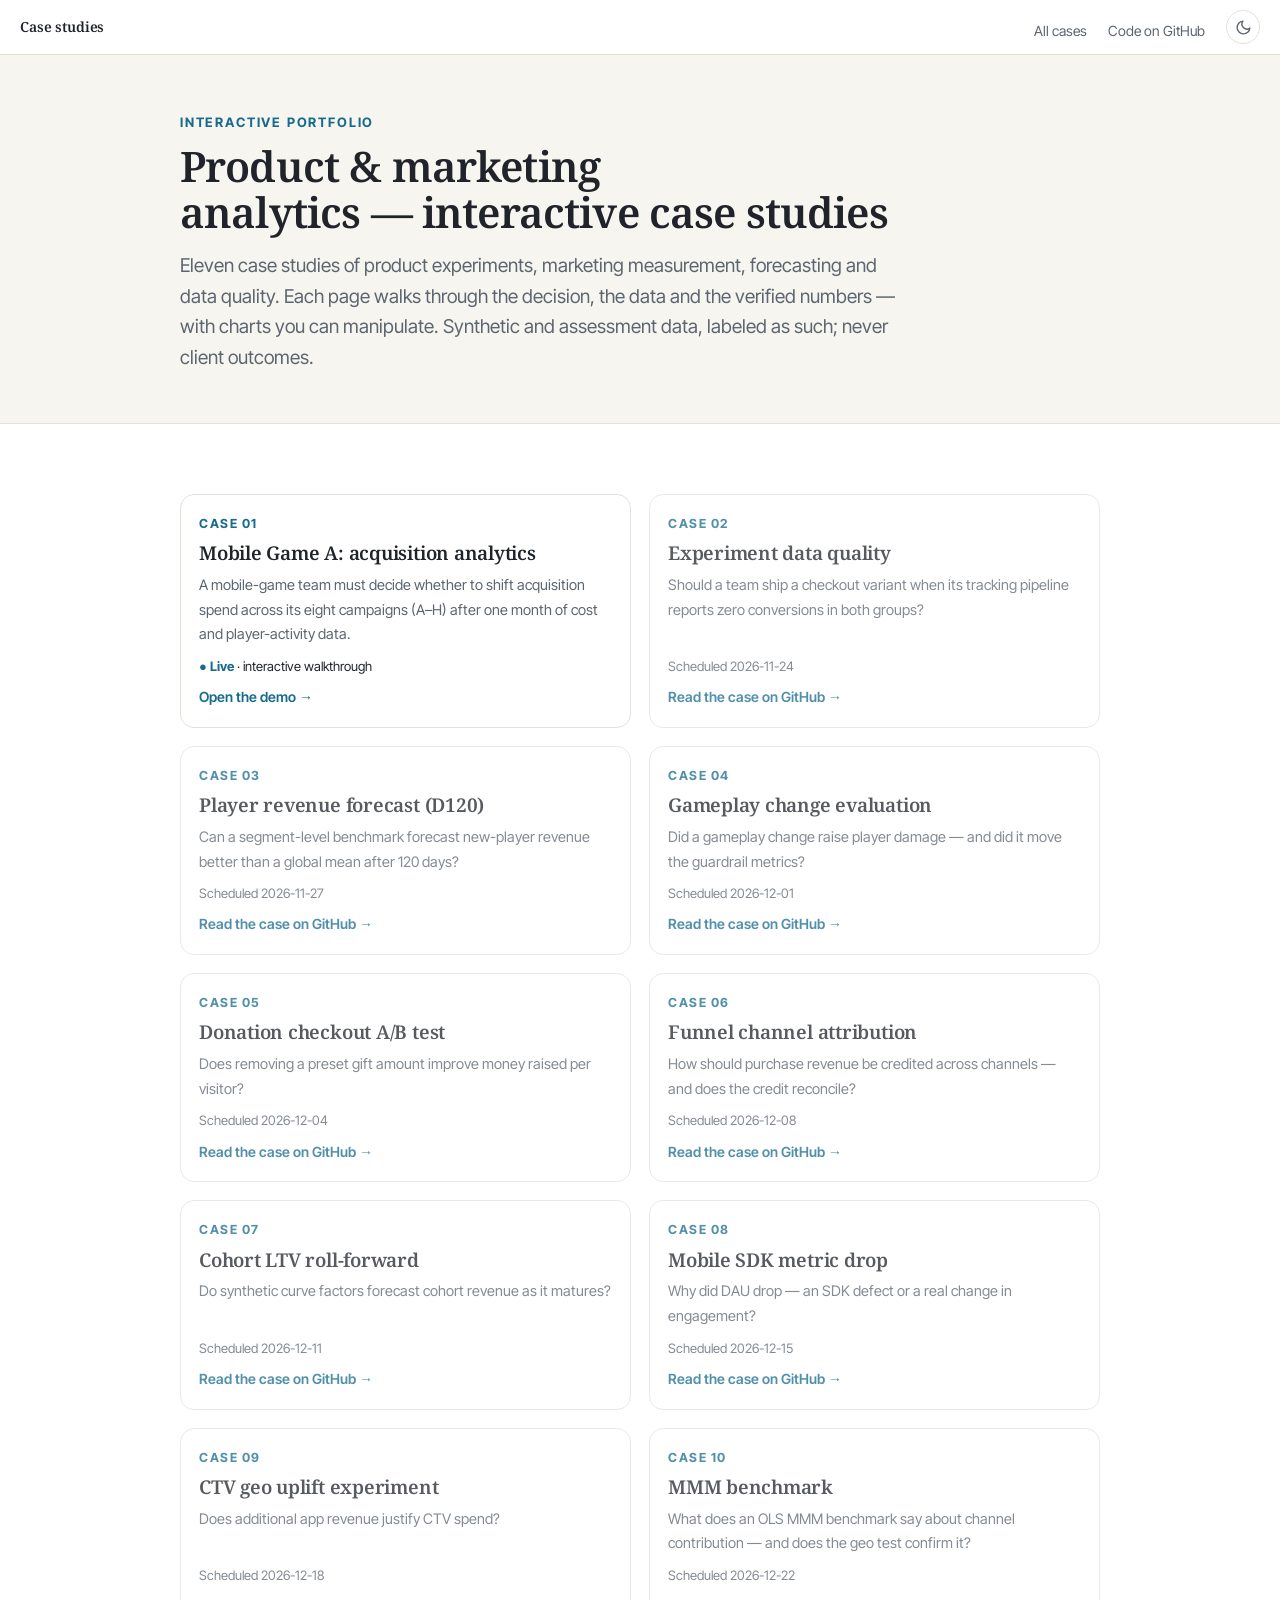
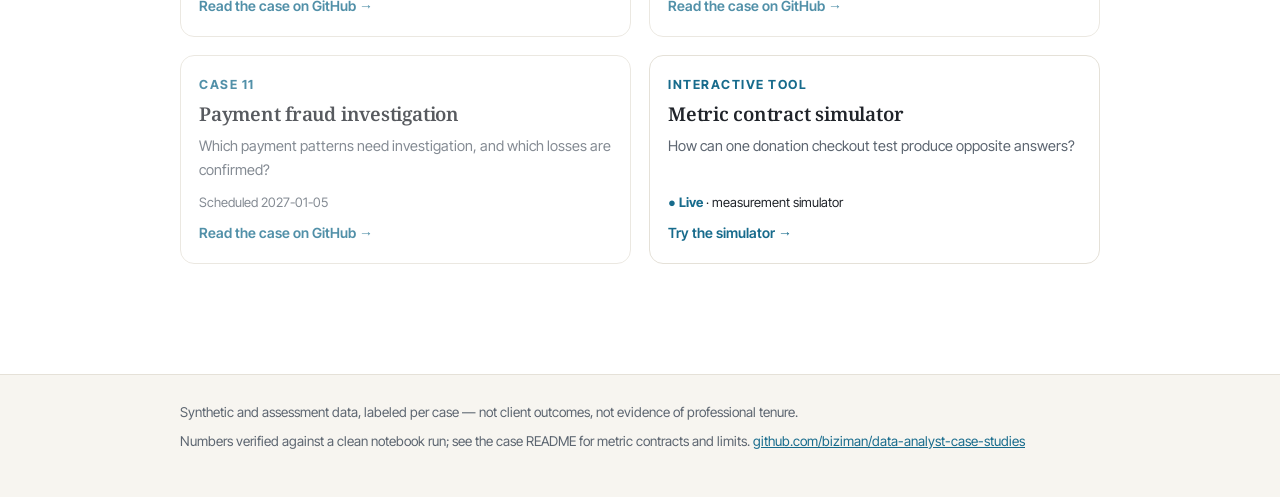
<file: docs/index.html>
<!DOCTYPE html>
<html lang="en">
<head>
  <meta charset="utf-8">
  <meta name="viewport" content="width=device-width, initial-scale=1">
  <title>Product &amp; marketing analytics — interactive case studies</title>
  <meta name="description" content="Interactive walkthroughs of product and marketing analytics case studies: the decision, the data, the verified numbers, and what the analysis cannot show.">
  <script>
    (function () {
      try {
        var t = localStorage.getItem("theme");
        if (t !== "light" && t !== "dark") {
          t = window.matchMedia("(prefers-color-scheme: dark)").matches ? "dark" : "light";
        }
        document.documentElement.dataset.theme = t;
      } catch (e) {
        document.documentElement.dataset.theme = "light";
      }
    })();
  </script>
  <link rel="stylesheet" href="assets/style.css">
  <script src="assets/theme.js" defer></script>
</head>
<body>
<header class="topbar">
  <a class="brand" href="index.html">Case studies</a>
  <nav>
    <a href="index.html">All cases</a>
    <a href="https://github.com/biziman/data-analyst-case-studies">Code on GitHub</a>
    <button class="theme-toggle" id="theme-toggle" type="button" aria-label="Switch to dark theme" title="Switch to dark theme" aria-pressed="false">
      <svg class="icon-moon" viewBox="0 0 24 24" aria-hidden="true"><path d="M21 12.79A9 9 0 1 1 11.21 3 7 7 0 0 0 21 12.79z"/></svg>
      <svg class="icon-sun" viewBox="0 0 24 24" aria-hidden="true"><circle cx="12" cy="12" r="4"/><path d="M12 2v2M12 20v2M4.93 4.93l1.41 1.41M17.66 17.66l1.41 1.41M2 12h2M20 12h2M4.93 19.07l1.41-1.41M17.66 6.34l1.41-1.41"/></svg>
    </button>
  </nav>
</header>
  <div class="hero">
    <div class="wrap">
      <div class="casenum">Interactive portfolio</div>
      <h1>Product &amp; marketing analytics&nbsp;—&nbsp;interactive case&nbsp;studies</h1>
      <p class="lede prose">Eleven case studies of product experiments, marketing measurement,
      forecasting and data quality. Each page walks through the decision, the data and the
      verified numbers — with charts you can manipulate. Synthetic and assessment data,
      labeled as such; never client outcomes.</p>
    </div>
  </div>
  <section class="band">
    <div class="wrap">
      <div class="grid">
<div class="case-card"><div class="n">Case 01</div><h3>Mobile Game A: acquisition analytics</h3><div class="q">A mobile-game team must decide whether to shift acquisition spend across its eight campaigns (A–H) after one month of cost and player-activity data.</div><span class="status"><span class="live-dot">● Live</span> · interactive walkthrough</span><a class="more" href="cases/01-mobile-game-acquisition/">Open the demo →</a></div>
<div class="case-card soon"><div class="n">Case 02</div><h3>Experiment data quality</h3><div class="q">Should a team ship a checkout variant when its tracking pipeline reports zero conversions in both groups?</div><span class="status"><span class="sched">Scheduled 2026-11-24</span></span><a class="more" href="https://github.com/biziman/data-analyst-case-studies/blob/main/2-product-experiment-tracking-audit/README.md">Read the case on GitHub →</a></div>
<div class="case-card soon"><div class="n">Case 03</div><h3>Player revenue forecast (D120)</h3><div class="q">Can a segment-level benchmark forecast new-player revenue better than a global mean after 120 days?</div><span class="status"><span class="sched">Scheduled 2026-11-27</span></span><a class="more" href="https://github.com/biziman/data-analyst-case-studies/blob/main/3-player-ltv-forecast/README.md">Read the case on GitHub →</a></div>
<div class="case-card soon"><div class="n">Case 04</div><h3>Gameplay change evaluation</h3><div class="q">Did a gameplay change raise player damage — and did it move the guardrail metrics?</div><span class="status"><span class="sched">Scheduled 2026-12-01</span></span><a class="more" href="https://github.com/biziman/data-analyst-case-studies/blob/main/4-gameplay-change-evaluation/README.md">Read the case on GitHub →</a></div>
<div class="case-card soon"><div class="n">Case 05</div><h3>Donation checkout A/B test</h3><div class="q">Does removing a preset gift amount improve money raised per visitor?</div><span class="status"><span class="sched">Scheduled 2026-12-04</span></span><a class="more" href="https://github.com/biziman/data-analyst-case-studies/blob/main/5-donation-checkout-ab-test/README.md">Read the case on GitHub →</a></div>
<div class="case-card soon"><div class="n">Case 06</div><h3>Funnel channel attribution</h3><div class="q">How should purchase revenue be credited across channels — and does the credit reconcile?</div><span class="status"><span class="sched">Scheduled 2026-12-08</span></span><a class="more" href="https://github.com/biziman/data-analyst-case-studies/blob/main/6-funnel-channel-attribution/README.md">Read the case on GitHub →</a></div>
<div class="case-card soon"><div class="n">Case 07</div><h3>Cohort LTV roll-forward</h3><div class="q">Do synthetic curve factors forecast cohort revenue as it matures?</div><span class="status"><span class="sched">Scheduled 2026-12-11</span></span><a class="more" href="https://github.com/biziman/data-analyst-case-studies/blob/main/7-cohort-ltv-roll-forward/README.md">Read the case on GitHub →</a></div>
<div class="case-card soon"><div class="n">Case 08</div><h3>Mobile SDK metric drop</h3><div class="q">Why did DAU drop — an SDK defect or a real change in engagement?</div><span class="status"><span class="sched">Scheduled 2026-12-15</span></span><a class="more" href="https://github.com/biziman/data-analyst-case-studies/blob/main/8-mobile-sdk-metric-drop/README.md">Read the case on GitHub →</a></div>
<div class="case-card soon"><div class="n">Case 09</div><h3>CTV geo uplift experiment</h3><div class="q">Does additional app revenue justify CTV spend?</div><span class="status"><span class="sched">Scheduled 2026-12-18</span></span><a class="more" href="https://github.com/biziman/data-analyst-case-studies/blob/main/9-ctv-geo-uplift/README.md">Read the case on GitHub →</a></div>
<div class="case-card soon"><div class="n">Case 10</div><h3>MMM benchmark</h3><div class="q">What does an OLS MMM benchmark say about channel contribution — and does the geo test confirm it?</div><span class="status"><span class="sched">Scheduled 2026-12-22</span></span><a class="more" href="https://github.com/biziman/data-analyst-case-studies/blob/main/10-marketing-mix-modeling/README.md">Read the case on GitHub →</a></div>
<div class="case-card soon"><div class="n">Case 11</div><h3>Payment fraud investigation</h3><div class="q">Which payment patterns need investigation, and which losses are confirmed?</div><span class="status"><span class="sched">Scheduled 2027-01-05</span></span><a class="more" href="https://github.com/biziman/data-analyst-case-studies/blob/main/11-payment-fraud-investigation/README.md">Read the case on GitHub →</a></div>
<div class="case-card"><div class="n">Interactive tool</div><h3>Metric contract simulator</h3><div class="q">How can one donation checkout test produce opposite answers?</div><span class="status"><span class="live-dot">● Live</span> · measurement simulator</span><a class="more" href="tools/metric-contract/">Try the simulator →</a></div>
      </div>
    </div>
  </section>
<footer class="site">
  <div class="wrap">
    <div>Synthetic and assessment data, labeled per case — not client outcomes, not evidence of professional tenure.</div>
    <div>Numbers verified against a clean notebook run; see the case README for metric contracts and limits.
      <a href="https://github.com/biziman/data-analyst-case-studies">github.com/biziman/data-analyst-case-studies</a></div>
  </div>
</footer>
</body>
</html>
</file>
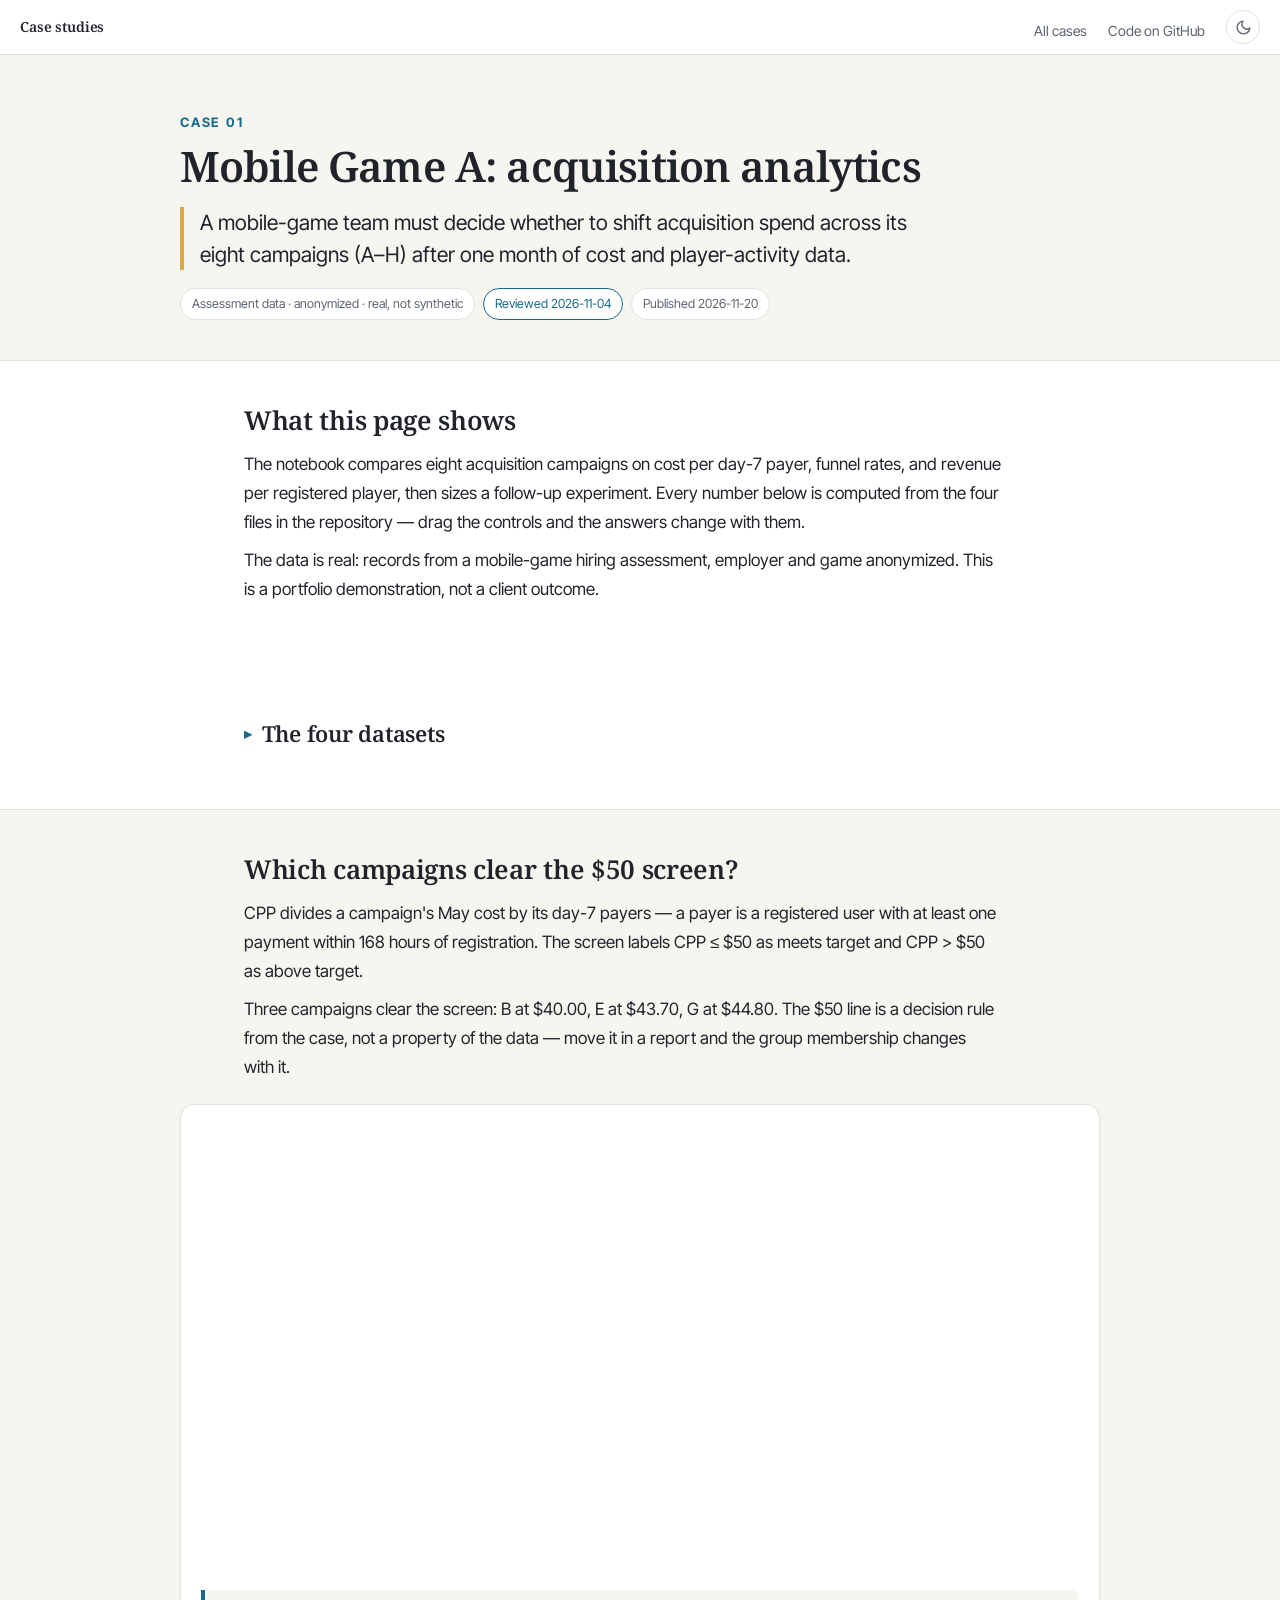
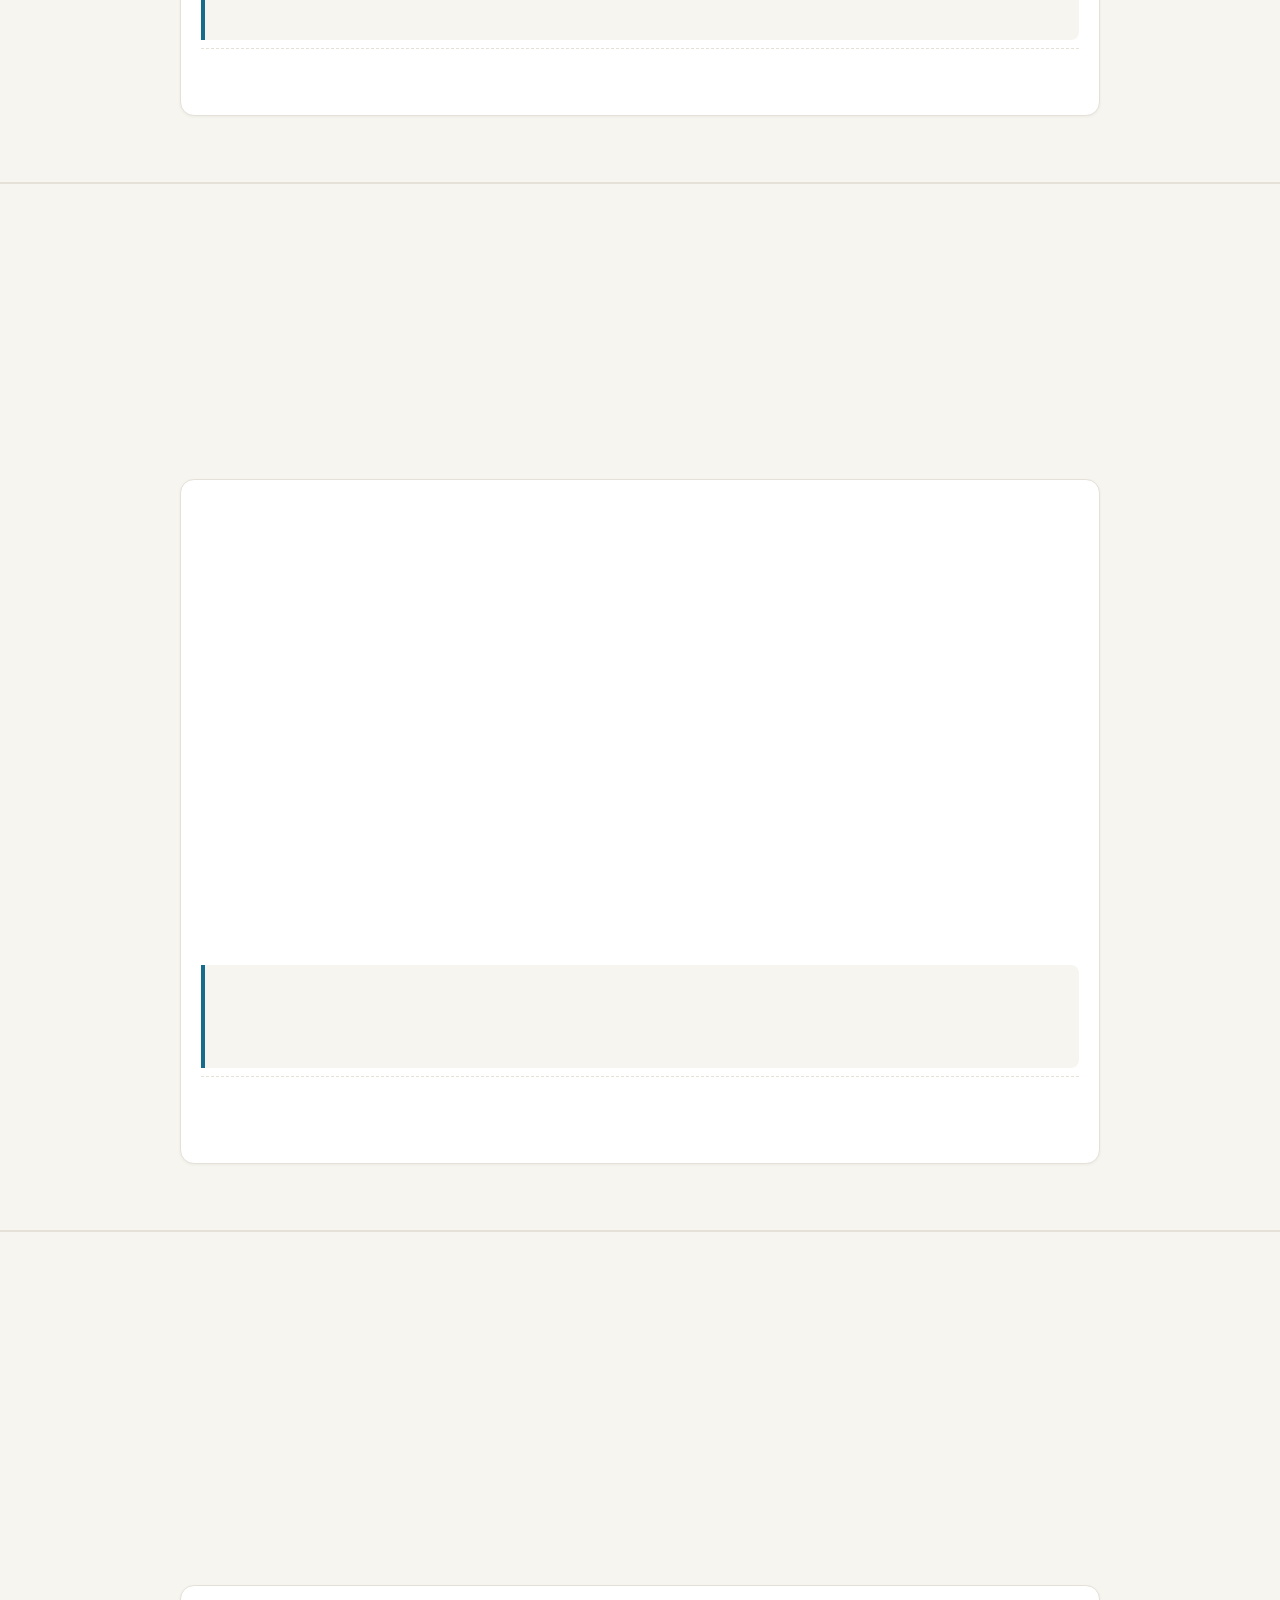
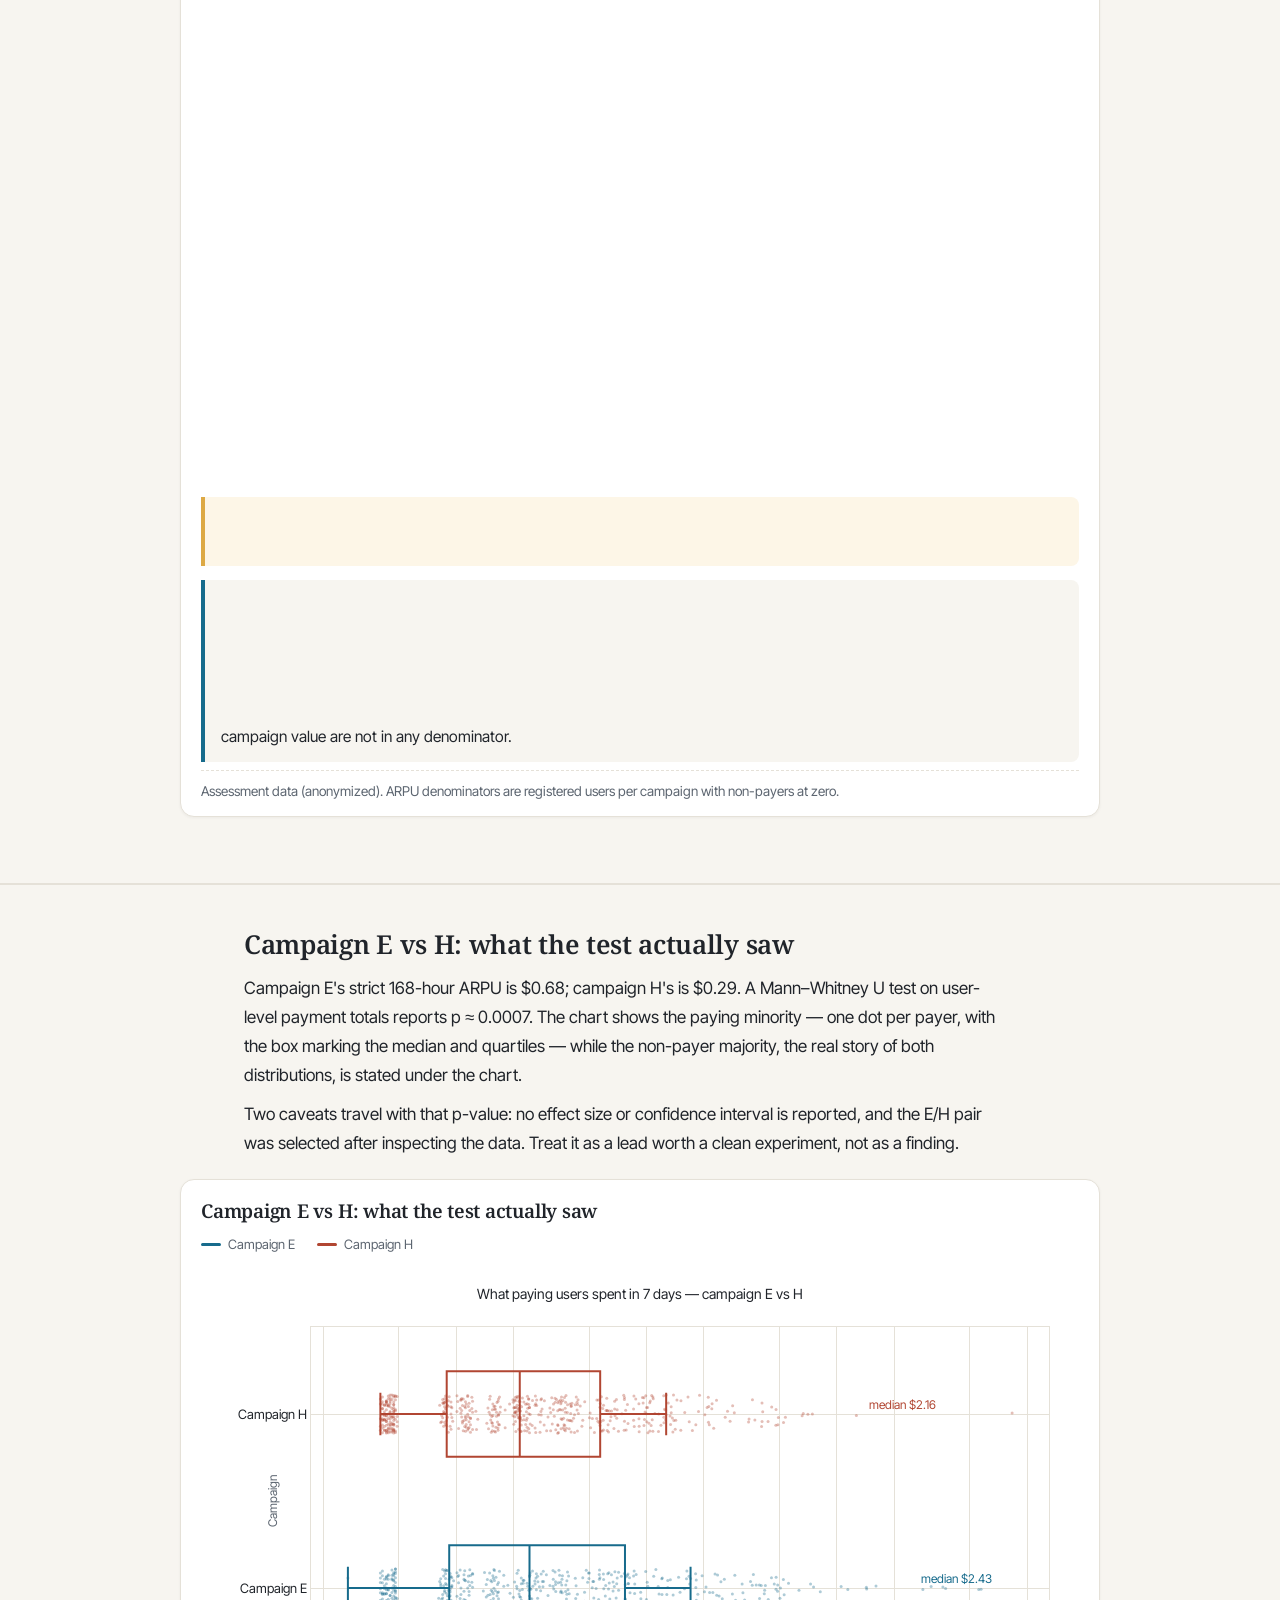
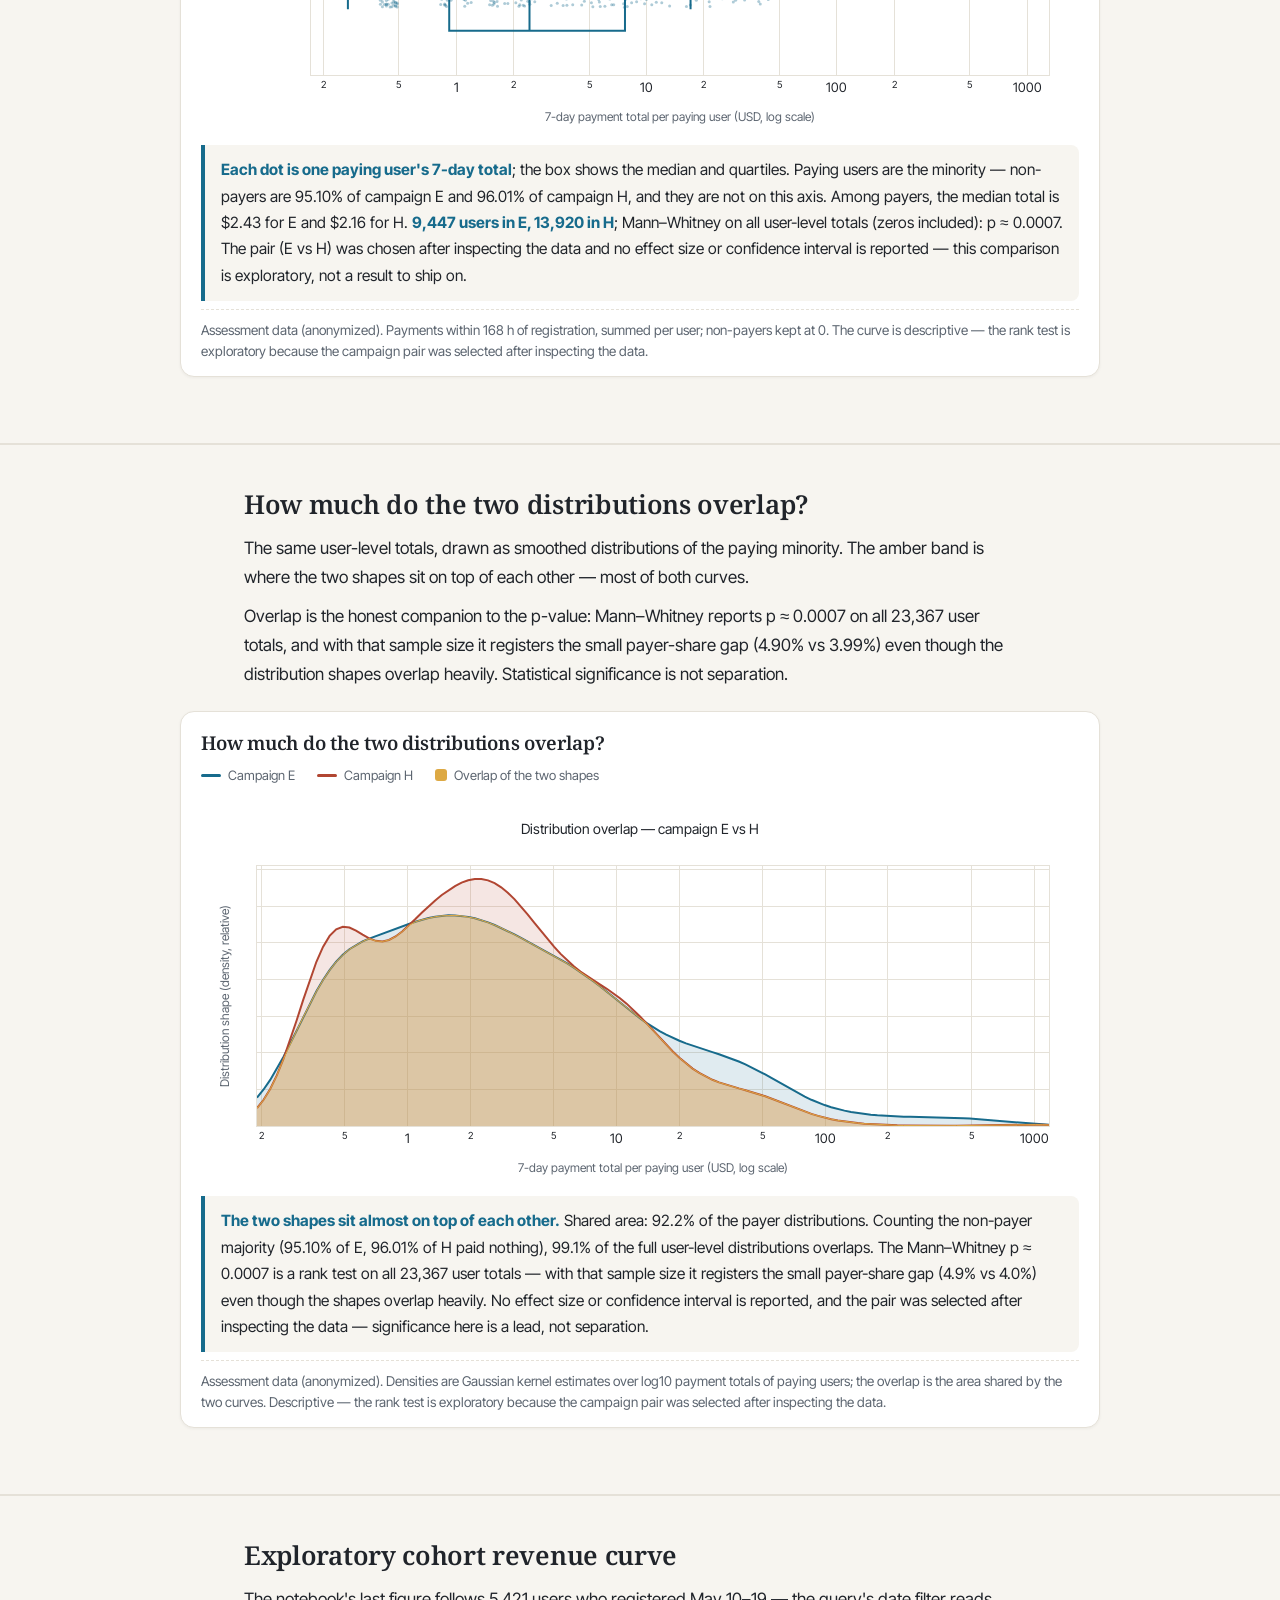
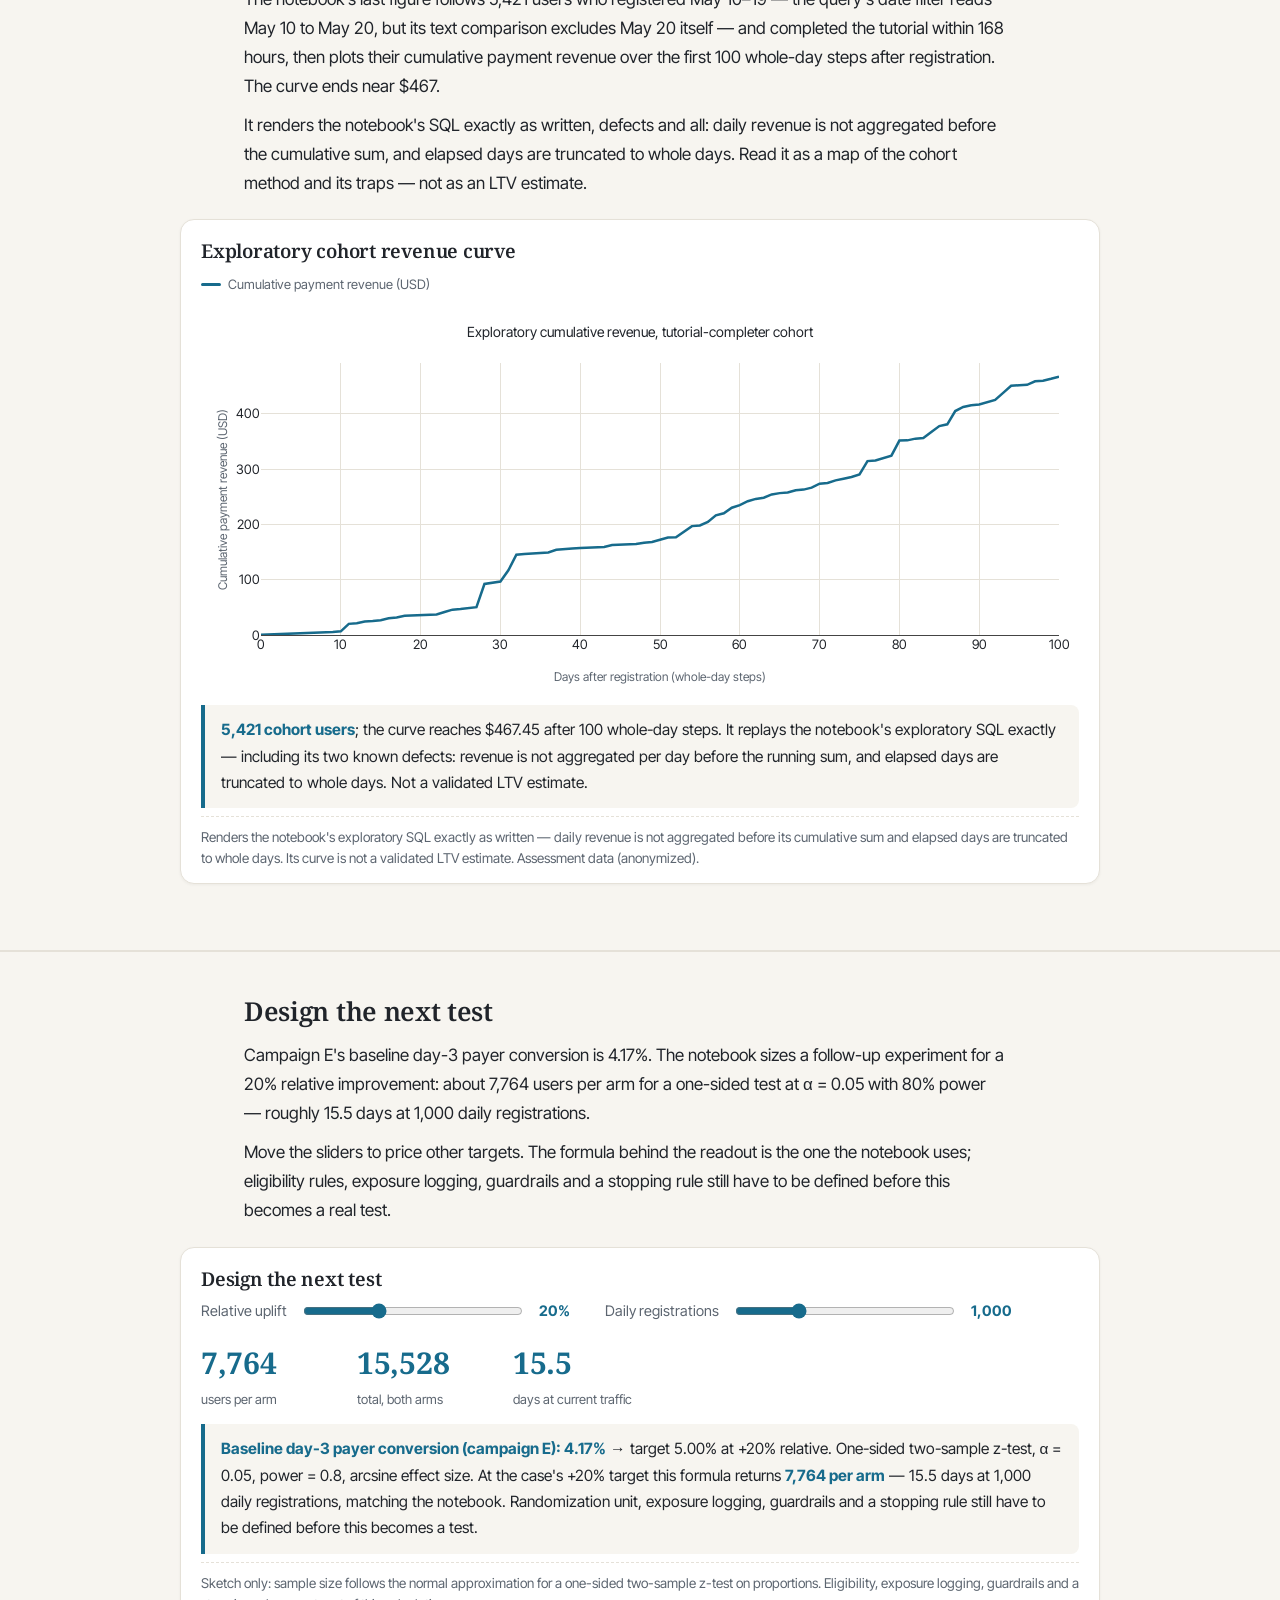
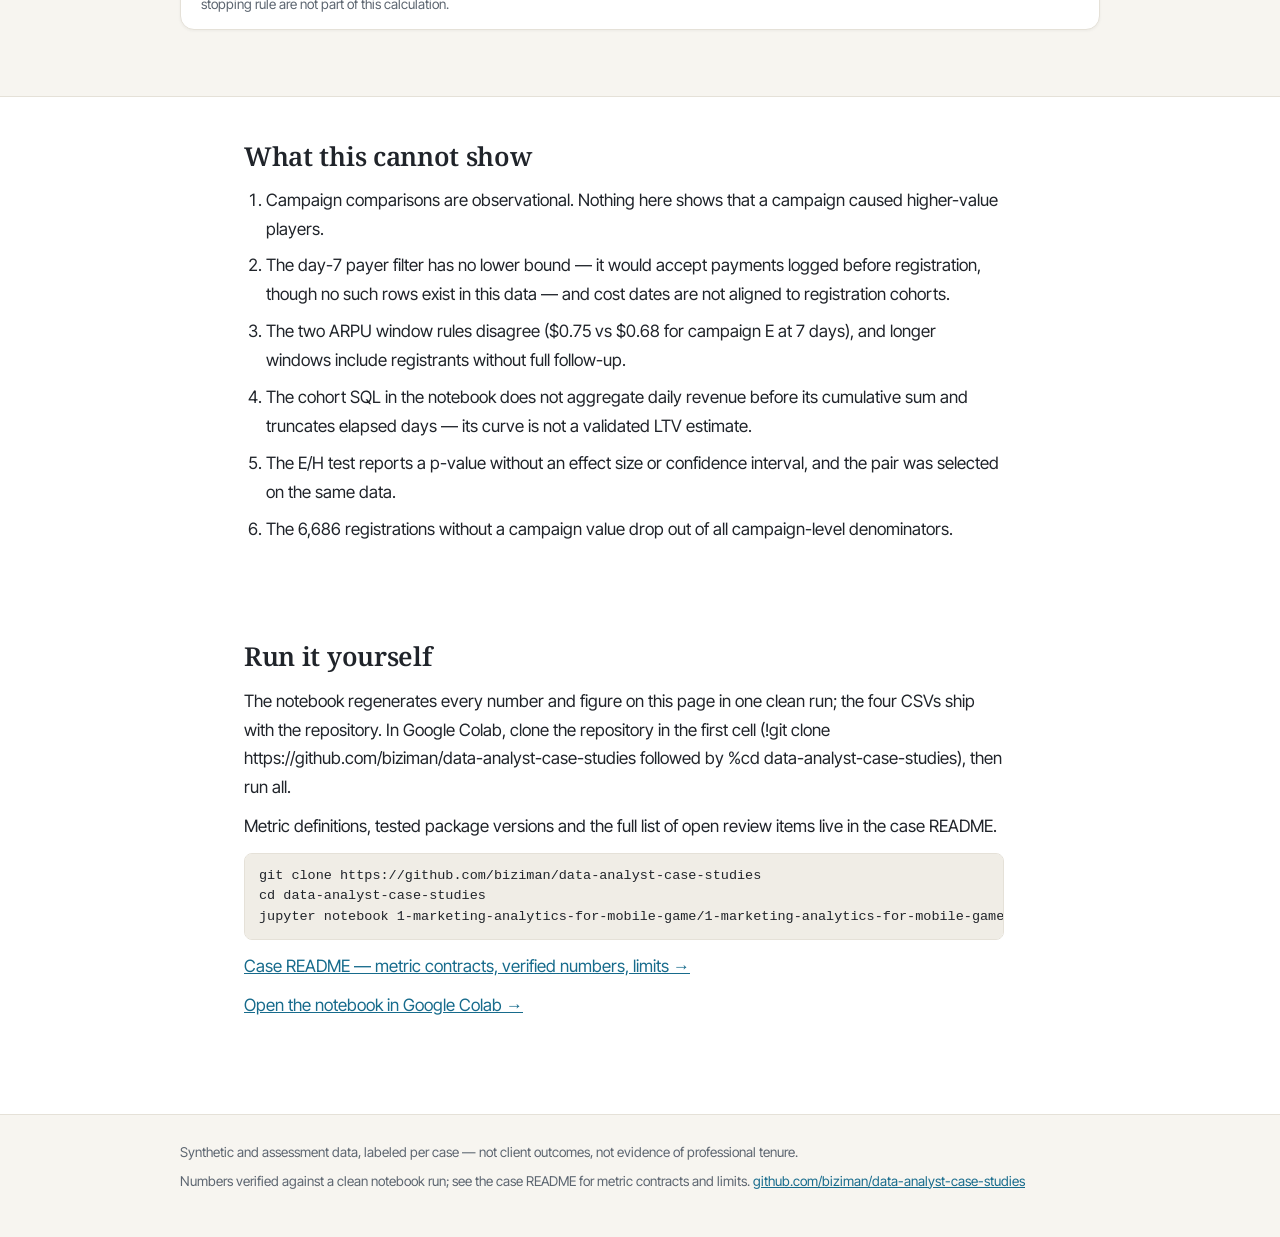
<file: docs/cases/01-mobile-game-acquisition/index.html>
<!DOCTYPE html>
<html lang="en">
<head>
  <meta charset="utf-8">
  <meta name="viewport" content="width=device-width, initial-scale=1">
  <title>Case 01: Mobile Game A: acquisition analytics — interactive case study</title>
  <meta name="description" content="A mobile-game team must decide whether to shift acquisition spend across its eight campaigns (A–H) after one month of cost and player-activity data.">
  <script>
    (function () {
      try {
        var t = localStorage.getItem("theme");
        if (t !== "light" && t !== "dark") {
          t = window.matchMedia("(prefers-color-scheme: dark)").matches ? "dark" : "light";
        }
        document.documentElement.dataset.theme = t;
      } catch (e) {
        document.documentElement.dataset.theme = "light";
      }
    })();
  </script>
  <link rel="stylesheet" href="../../assets/style.css">
  <script src="../../assets/plotly.min.js"></script>
  <script src="../../assets/widgets.js" defer></script>
  <script src="../../assets/theme.js" defer></script>
</head>
<body>
<header class="topbar">
  <a class="brand" href="../../index.html">Case studies</a>
  <nav>
    <a href="../../index.html">All cases</a>
    <a href="https://github.com/biziman/data-analyst-case-studies">Code on GitHub</a>
    <button class="theme-toggle" id="theme-toggle" type="button" aria-label="Switch to dark theme" title="Switch to dark theme" aria-pressed="false">
      <svg class="icon-moon" viewBox="0 0 24 24" aria-hidden="true"><path d="M21 12.79A9 9 0 1 1 11.21 3 7 7 0 0 0 21 12.79z"/></svg>
      <svg class="icon-sun" viewBox="0 0 24 24" aria-hidden="true"><circle cx="12" cy="12" r="4"/><path d="M12 2v2M12 20v2M4.93 4.93l1.41 1.41M17.66 17.66l1.41 1.41M2 12h2M20 12h2M4.93 19.07l1.41-1.41M17.66 6.34l1.41-1.41"/></svg>
    </button>
  </nav>
</header>
  <div class="hero">
    <div class="wrap">
      <div class="casenum">Case 01</div>
      <h1>Mobile Game A: acquisition analytics</h1>
      <div class="decision">A mobile-game team must decide whether to shift acquisition spend across its eight campaigns (A–H) after one month of cost and player-activity data.</div>
      <div class="badges"><span class="badge">Assessment data · anonymized · real, not synthetic</span><span class="badge reviewed">Reviewed 2026-11-04</span><span class="badge">Published 2026-11-20</span></div>
    </div>
  </div>
<section class="band"><div class="wrap"><div class="prose"><h2>What this page shows</h2><p>The notebook compares eight acquisition campaigns on cost per day-7 payer, funnel rates, and revenue per registered player, then sizes a follow-up experiment. Every number below is computed from the four files in the repository — drag the controls and the answers change with them.</p><p>The data is real: records from a mobile-game hiring assessment, employer and game anonymized. This is a portfolio demonstration, not a client outcome.</p></div></div></section>
<section class="band"><div class="wrap"><details class="spoiler"><summary>The four datasets</summary><table class="data"><thead><tr><th>File</th><th>One row per</th><th>Size and coverage</th></tr></thead><tbody><tr><td>registration.csv</td><td>registration</td><td>43,830 rows; 6,686 without a campaign value</td></tr><tr><td>payment.csv</td><td>payment</td><td>29,444 rows; through 2020-12-31</td></tr><tr><td>tutorial.csv</td><td>tutorial completion</td><td>21,299 rows</td></tr><tr><td>ad_data.csv</td><td>campaign-day</td><td>41 rows; May 2020</td></tr></tbody></table></details></div></section>
<section class="band alt"><div class="wrap"><div class="prose"><h2>Which campaigns clear the $50 screen?</h2><p>CPP divides a campaign&#x27;s May cost by its day-7 payers — a payer is a registered user with at least one payment within 168 hours of registration. The screen labels CPP ≤ $50 as meets target and CPP &gt; $50 as above target.</p><p>Three campaigns clear the screen: B at $40.00, E at $43.70, G at $44.80. The $50 line is a decision rule from the case, not a property of the data — move it in a report and the group membership changes with it.</p></div>
  <div class="card">
    <h3>Which campaigns clear the $50 screen?</h3>
    <div class="key">
      <span class="item"><span class="swatch" style="--c: var(--teal)"></span> Meets the $50 screen</span>
      <span class="item"><span class="swatch" style="--c: var(--brick)"></span> Above the $50 screen</span>
    </div>
    <div id="cpp-chart" class="chart"></div>
    <div id="cpp-caption" class="live">Loading…</div>
    <div class="caption">Assessment data (anonymized): 41 daily cost rows, May 2020;
      registrations 2020-05-01 to 2020-05-31. Cost rows and payer cohorts are not aligned
      to the same dates. Screening metric only, not a budget result.</div>
  </div></div></section>
<section class="band alt"><div class="wrap"><div class="prose"><h2>How do the two groups move through the funnel?</h2><p>The two screening groups are followed through the same five stages, from ad impressions to day-7 payers. Each bar is labeled with the share of the group&#x27;s impressions that still converts at that stage — the conversion from top to bottom.</p><p>Hover any bar for the exact pooled count and its conversion from the previous stage. The pooled gap in tutorial completion (53.85% for meets vs 47.17% for above) describes the groups; it does not show that cheap campaigns produce better players.</p></div>
  <div class="card">
    <h3>How do the two groups move through the funnel?</h3>
    <div class="key">
      <span class="item"><span class="swatch" style="--c: var(--teal)"></span> Meets the $50 screen</span>
      <span class="item"><span class="swatch" style="--c: var(--brick)"></span> Above the $50 screen</span>
    </div>
    <div id="cpp-funnel" class="chart"></div>
    <div id="funnel-caption" class="live">Loading…</div>
    <div class="caption">Assessment data (anonymized). Bars pool counts across the campaigns
      in their group; each bar is labeled with the cumulative share of the group's impressions
      that still converts at that stage. The smallest stages are barely visible at this scale —
      the labels carry the numbers. Descriptive — not a causal comparison.</div>
  </div></div></section>
<section class="band alt"><div class="wrap"><div class="prose"><h2>Does the ranking hold across observation windows?</h2><p>ARPU divides in-window payment revenue by registered users in the campaign, with non-payers kept at zero. Each line follows one campaign across the observation windows — the letter at each end marks it — and the bold line is the blended ARPU across the eight campaigns (weighted by registrations): values rise, lines cross, and longer windows silently include registrants who never had a full follow-up period, which understates their ARPU.</p><p>There is also a definitional trap in the source notebook: two window rules disagree for the same metric (see the note under the chart). The rule, not the data, explains the difference — so any ARPU number in a report is meaningless without its window contract.</p></div>
  <div class="card">
    <h3>Does the ranking hold across observation windows?</h3>
    <div class="key">
      <span class="item"><span class="line" style="--c: var(--teal)"></span> Meets the $50 screen (B, E, G)</span>
      <span class="item"><span class="line" style="--c: var(--brick)"></span> Above the screen (A, C, D, F, H)</span>
      <span class="item"><span class="line" style="--c: var(--ink)"></span> Blended ARPU across all eight campaigns (weighted)</span>
      <span class="item">letters at the line ends mark the campaign</span>
    </div>
    <div id="arpu-chart" class="chart"></div>
    <div class="callout"><b>Same metric, two rules:</b> campaign E reads
      <b>$0.75</b> under whole-day truncation and <b>$0.68</b> under a strict
      168-hour window. The window rule — not the data — explains the gap.</div>
    <div id="arpu-caption" class="live">Loading…</div>
    <div class="caption">Assessment data (anonymized). ARPU denominators are registered users
      per campaign with non-payers at zero.</div>
  </div></div></section>
<section class="band alt"><div class="wrap"><div class="prose"><h2>Campaign E vs H: what the test actually saw</h2><p>Campaign E&#x27;s strict 168-hour ARPU is $0.68; campaign H&#x27;s is $0.29. A Mann–Whitney U test on user-level payment totals reports p ≈ 0.0007. The chart shows the paying minority — one dot per payer, with the box marking the median and quartiles — while the non-payer majority, the real story of both distributions, is stated under the chart.</p><p>Two caveats travel with that p-value: no effect size or confidence interval is reported, and the E/H pair was selected after inspecting the data. Treat it as a lead worth a clean experiment, not as a finding.</p></div>
  <div class="card">
    <h3>Campaign E vs H: what the test actually saw</h3>
    <div class="key">
      <span class="item"><span class="line" style="--c: var(--teal)"></span> Campaign E</span>
      <span class="item"><span class="line" style="--c: var(--brick)"></span> Campaign H</span>
    </div>
    <div id="eh-chart" class="chart tall"></div>
    <div id="eh-caption" class="live">Loading…</div>
    <div class="caption">Assessment data (anonymized). Payments within 168 h of registration,
      summed per user; non-payers kept at 0. The curve is descriptive — the rank test is
      exploratory because the campaign pair was selected after inspecting the data.</div>
  </div></div></section>
<section class="band alt"><div class="wrap"><div class="prose"><h2>How much do the two distributions overlap?</h2><p>The same user-level totals, drawn as smoothed distributions of the paying minority. The amber band is where the two shapes sit on top of each other — most of both curves.</p><p>Overlap is the honest companion to the p-value: Mann–Whitney reports p ≈ 0.0007 on all 23,367 user totals, and with that sample size it registers the small payer-share gap (4.90% vs 3.99%) even though the distribution shapes overlap heavily. Statistical significance is not separation.</p></div>
  <div class="card">
    <h3>How much do the two distributions overlap?</h3>
    <div class="key">
      <span class="item"><span class="line" style="--c: var(--teal)"></span> Campaign E</span>
      <span class="item"><span class="line" style="--c: var(--brick)"></span> Campaign H</span>
      <span class="item"><span class="swatch" style="--c: var(--amber)"></span> Overlap of the two shapes</span>
    </div>
    <div id="ov-chart" class="chart"></div>
    <div id="ov-caption" class="live">Loading…</div>
    <div class="caption">Assessment data (anonymized). Densities are Gaussian kernel estimates
      over log10 payment totals of paying users; the overlap is the area shared by the two
      curves. Descriptive — the rank test is exploratory because the campaign pair was
      selected after inspecting the data.</div>
  </div></div></section>
<section class="band alt"><div class="wrap"><div class="prose"><h2>Exploratory cohort revenue curve</h2><p>The notebook&#x27;s last figure follows 5,421 users who registered May 10–19 — the query&#x27;s date filter reads May 10 to May 20, but its text comparison excludes May 20 itself — and completed the tutorial within 168 hours, then plots their cumulative payment revenue over the first 100 whole-day steps after registration. The curve ends near $467.</p><p>It renders the notebook&#x27;s SQL exactly as written, defects and all: daily revenue is not aggregated before the cumulative sum, and elapsed days are truncated to whole days. Read it as a map of the cohort method and its traps — not as an LTV estimate.</p></div>
  <div class="card">
    <h3>Exploratory cohort revenue curve</h3>
    <div class="key">
      <span class="item"><span class="line" style="--c: var(--teal)"></span> Cumulative payment revenue (USD)</span>
    </div>
    <div id="cum-chart" class="chart"></div>
    <div id="cum-caption" class="live">Loading…</div>
    <div class="caption">Renders the notebook's exploratory SQL exactly as written — daily
      revenue is not aggregated before its cumulative sum and elapsed days are truncated to
      whole days. Its curve is not a validated LTV estimate. Assessment data (anonymized).</div>
  </div></div></section>
<section class="band alt"><div class="wrap"><div class="prose"><h2>Design the next test</h2><p>Campaign E&#x27;s baseline day-3 payer conversion is 4.17%. The notebook sizes a follow-up experiment for a 20% relative improvement: about 7,764 users per arm for a one-sided test at α = 0.05 with 80% power — roughly 15.5 days at 1,000 daily registrations.</p><p>Move the sliders to price other targets. The formula behind the readout is the one the notebook uses; eligibility rules, exposure logging, guardrails and a stopping rule still have to be defined before this becomes a real test.</p></div>
  <div class="card">
    <h3>Design the next test</h3>
    <div class="controls">
      <label for="calc-lift">Relative uplift</label>
      <input type="range" id="calc-lift" min="5" max="50" step="1" value="20">
      <span class="value" id="calc-lift-value">20%</span>
      <label for="calc-daily">Daily registrations</label>
      <input type="range" id="calc-daily" min="250" max="3000" step="250" value="1000">
      <span class="value" id="calc-daily-value">1,000</span>
    </div>
    <div class="readout">
      <div class="stat"><div class="num" id="calc-n">–</div><div class="lbl">users per arm</div></div>
      <div class="stat"><div class="num" id="calc-total">–</div><div class="lbl">total, both arms</div></div>
      <div class="stat"><div class="num" id="calc-days">–</div><div class="lbl">days at current traffic</div></div>
    </div>
    <div id="calc-caption" class="live">Loading…</div>
    <div class="caption">Sketch only: sample size follows the normal approximation for a
      one-sided two-sample z-test on proportions. Eligibility, exposure logging, guardrails
      and a stopping rule are not part of this calculation.</div>
  </div></div></section>
<section class="band"><div class="wrap"><div class="prose"><h2>What this cannot show</h2><ol class='limits'><li>Campaign comparisons are observational. Nothing here shows that a campaign caused higher-value players.</li><li>The day-7 payer filter has no lower bound — it would accept payments logged before registration, though no such rows exist in this data — and cost dates are not aligned to registration cohorts.</li><li>The two ARPU window rules disagree ($0.75 vs $0.68 for campaign E at 7 days), and longer windows include registrants without full follow-up.</li><li>The cohort SQL in the notebook does not aggregate daily revenue before its cumulative sum and truncates elapsed days — its curve is not a validated LTV estimate.</li><li>The E/H test reports a p-value without an effect size or confidence interval, and the pair was selected on the same data.</li><li>The 6,686 registrations without a campaign value drop out of all campaign-level denominators.</li></ol></div></div></section>
<section class="band"><div class="wrap"><div class="prose"><h2>Run it yourself</h2><p>The notebook regenerates every number and figure on this page in one clean run; the four CSVs ship with the repository. In Google Colab, clone the repository in the first cell (!git clone https://github.com/biziman/data-analyst-case-studies followed by %cd data-analyst-case-studies), then run all.</p><p>Metric definitions, tested package versions and the full list of open review items live in the case README.</p><pre class='code'>git clone https://github.com/biziman/data-analyst-case-studies
cd data-analyst-case-studies
jupyter notebook 1-marketing-analytics-for-mobile-game/1-marketing-analytics-for-mobile-game.ipynb</pre><p><a href="https://github.com/biziman/data-analyst-case-studies/blob/main/1-marketing-analytics-for-mobile-game/README.md">Case README — metric contracts, verified numbers, limits →</a></p><p><a href="https://colab.research.google.com/github/biziman/data-analyst-case-studies/blob/main/1-marketing-analytics-for-mobile-game/1-marketing-analytics-for-mobile-game.ipynb">Open the notebook in Google Colab →</a></p></div></div></section>
<footer class="site">
  <div class="wrap">
    <div>Synthetic and assessment data, labeled per case — not client outcomes, not evidence of professional tenure.</div>
    <div>Numbers verified against a clean notebook run; see the case README for metric contracts and limits.
      <a href="https://github.com/biziman/data-analyst-case-studies">github.com/biziman/data-analyst-case-studies</a></div>
  </div>
</footer>
</body>
</html>
</file>
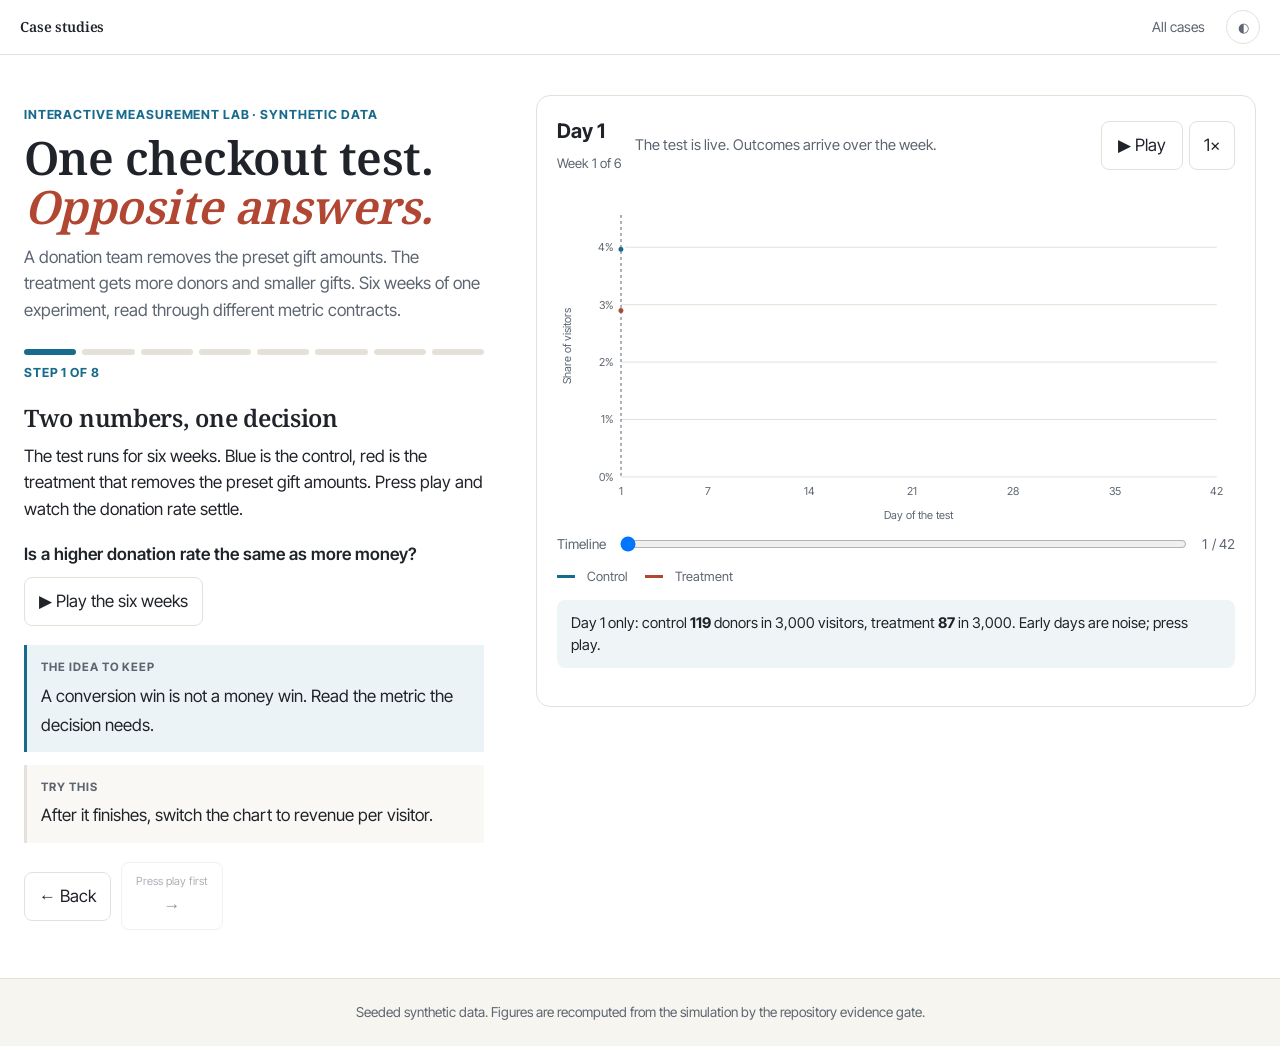
<file: docs/tools/metric-contract/index.html>
<!doctype html>
<html lang="en" data-theme="light">
<head>
<meta charset="utf-8">
<meta name="viewport" content="width=device-width, initial-scale=1">
<title>Metric contract simulator: one test, opposite answers</title>
<meta name="description" content="An interactive simulator of how metric definitions change a decision: the same checkout test read by denominator, window, cohort maturity, stopping rule and multiplicity.">
<link rel="icon" href="data:,">
<link rel="stylesheet" href="../../assets/style.css">
<link rel="stylesheet" href="page.css">
<script>
(function () {
  try {
    var t = localStorage.getItem("theme");
    document.documentElement.dataset.theme = t === "dark" ? "dark" : "light";
  } catch (e) {
    document.documentElement.dataset.theme = "light";
  }
})();
</script>
<script src="../../assets/theme.js" defer></script>
<script src="page.js" defer></script>
</head>
<body>
<header class="topbar">
  <a class="brand" href="../../index.html">Case studies</a>
  <nav>
    <a href="../../index.html">All cases</a>
    <button class="theme-toggle" id="theme-toggle" type="button" aria-label="Switch theme">◐</button>
  </nav>
</header>

<main class="layout">
  <section class="story">
    <p class="eyebrow">Interactive measurement lab · synthetic data</p>
    <h1>One checkout test. <em>Opposite answers.</em></h1>
    <p class="intro">A donation team removes the preset gift amounts. The treatment gets more donors and smaller gifts. Six weeks of one experiment, read through different metric contracts.</p>

    <ol class="progress" id="progress" aria-label="Step progress"></ol>
    <p class="stepcount" id="stepcount"></p>
    <h2 id="title"></h2>
    <p id="narrative"></p>

    <div class="gate" id="gate"></div>
    <div class="reveal" id="reveal" aria-live="polite" hidden></div>

    <div class="keep"><b>The idea to keep</b><span id="idea"></span></div>
    <div class="try"><b>Try this</b><span id="try"></span></div>

    <div class="nav">
      <button id="back" type="button">← Back</button>
      <button id="next" type="button" disabled><span id="nextlabel">Press play first</span> →</button>
    </div>
  </section>

  <section class="sim" aria-label="Simulation">
    <div class="simhead">
      <div class="clock"><b id="day">Day 1</b><span id="week">Week 1 of 6</span></div>
      <p id="state"></p>
      <div class="player"><button id="play" type="button">▶ Play</button><button id="speed" type="button">1×</button></div>
    </div>

    <div class="chartwrap">
      <svg id="chart" viewBox="0 0 720 330" role="img" aria-labelledby="chartnote"></svg>
      <p class="chartnote" id="chartnote"></p>
    </div>

    <label class="scrub">Timeline <input id="timeline" type="range" min="1" max="42" value="1"><span id="daylabel">1 / 42</span></label>
    <div class="legend" id="legend"></div>
    <div class="verdict" id="readout" aria-live="polite"></div>
    <div class="controls" id="controls"></div>

    <aside class="sandbox" id="sandbox" hidden>
      <h2>Price your contract</h2>
      <p class="cap">Expected dollars lost per 100,000 visitors against the true effect. The score updates when a dial moves.</p>
      <div class="dials">
        <label>Denominator
          <select id="sb-denom"><option value="visitor">per visitor</option><option value="session">per session</option><option value="donor">per donor</option></select>
        </label>
        <label>Window
          <select id="sb-window"><option value="1h">1 hour</option><option value="24h">24 hours</option><option value="7d" selected>7 days</option></select>
        </label>
        <label>Stopping rule
          <select id="sb-stop"><option value="fixed">fixed 28 days</option><option value="daily">daily peek</option></select>
        </label>
        <label>Ship if lift &gt; <input id="sb-th" type="range" min="0" max="20" value="5"><output id="sb-thv">5%</output></label>
      </div>
      <p class="score" id="score"></p>
      <p class="cap" id="truth"></p>
      <p class="cap" id="challenge"></p>
    </aside>
  </section>
</main>

<footer class="site">
  Seeded synthetic data. Figures are recomputed from the simulation by the repository evidence gate.
</footer>
</body>
</html>
</file>
<file: docs/assets/style.css>
/* Interactive case studies — seeing-theory-inspired narrative theme.
   Palette matches PORTFOLIO_GUIDE.md figures: #176b8c / #b14632 / #dda944
   Type: Noto Serif (headings) + Inter Tight (body), self-hosted in fonts/. */

/* Variable fonts (wght 400–700); subsets follow the Google Fonts split. */
@font-face {
  font-family: "Inter Tight";
  font-style: normal;
  font-weight: 400 700;
  font-display: swap;
  src: url("fonts/inter-tight-latin-ext.woff2") format("woff2");
  unicode-range: U+0100-02BA, U+02BD-02C5, U+02C7-02CC, U+02CE-02D7, U+02DD-02FF, U+0304, U+0308, U+0329, U+1D00-1DBF, U+1E00-1E9F, U+1EF2-1EFF, U+2020, U+20A0-20AB, U+20AD-20C4, U+2113, U+2C60-2C7F, U+A720-A7FF;
}
@font-face {
  font-family: "Inter Tight";
  font-style: normal;
  font-weight: 400 700;
  font-display: swap;
  src: url("fonts/inter-tight-latin.woff2") format("woff2");
  unicode-range: U+0000-00FF, U+0131, U+0152-0153, U+02BB-02BC, U+02C6, U+02DA, U+02DC, U+0304, U+0308, U+0329, U+2000-206F, U+20AC, U+2122, U+2191, U+2193, U+2212, U+2215, U+FEFF, U+FFFD;
}
@font-face {
  font-family: "Noto Serif";
  font-style: normal;
  font-weight: 400 700;
  font-display: swap;
  src: url("fonts/noto-serif-latin-ext.woff2") format("woff2");
  unicode-range: U+0100-02BA, U+02BD-02C5, U+02C7-02CC, U+02CE-02D7, U+02DD-02FF, U+0304, U+0308, U+0329, U+1D00-1DBF, U+1E00-1E9F, U+1EF2-1EFF, U+2020, U+20A0-20AB, U+20AD-20C4, U+2113, U+2C60-2C7F, U+A720-A7FF;
}
@font-face {
  font-family: "Noto Serif";
  font-style: normal;
  font-weight: 400 700;
  font-display: swap;
  src: url("fonts/noto-serif-latin.woff2") format("woff2");
  unicode-range: U+0000-00FF, U+0131, U+0152-0153, U+02BB-02BC, U+02C6, U+02DA, U+02DC, U+0304, U+0308, U+0329, U+2000-206F, U+20AC, U+2122, U+2191, U+2193, U+2212, U+2215, U+FEFF, U+FFFD;
}

:root {
  color-scheme: light;
  --ink: #20242a;
  --muted: #5c6570;
  --teal: #176b8c;
  --brick: #b14632;
  --amber: #dda944;
  --paper: #ffffff;
  --sand: #f7f5f0;
  --line: #e5e1d8;
  --code-bg: #f0ede6;
  --callout-bg: #fdf6e7;
  --topbar-bg: rgba(255, 255, 255, 0.94);
  --on-teal: #ffffff;
  --shadow: rgba(32, 36, 42, 0.05);
  --maxprose: 760px;
  --prose-indent: 64px;
  --maxfig: 960px;
}

/* Dark theme: set on <html data-theme="dark"> by the head snippet in the
   built pages, driven by the top-bar switch (or the system preference). */
html[data-theme="dark"] {
  color-scheme: dark;
  --ink: #e7eaee;
  --muted: #a7b0bb;
  --teal: #5db7d6;
  --brick: #e07a63;
  --amber: #e6c06a;
  --paper: #171a20;
  --sand: #1e232b;
  --line: #333a44;
  --code-bg: #232830;
  --callout-bg: #2c2617;
  --topbar-bg: rgba(23, 26, 32, 0.94);
  --on-teal: #10161c;
  --shadow: rgba(0, 0, 0, 0.35);
}

* { box-sizing: border-box; }

html { scroll-behavior: smooth; }

body {
  margin: 0;
  color: var(--ink);
  background: var(--paper);
  transition: background-color 0.2s ease, color 0.2s ease;
  font-family: "Inter Tight", -apple-system, BlinkMacSystemFont, "Segoe UI", Roboto, "Helvetica Neue", Arial, sans-serif;
  font-size: 17px;
  line-height: 1.7;
}

h1, h2, h3 {
  font-family: "Noto Serif", Georgia, "Iowan Old Style", "Times New Roman", serif;
  font-weight: 600;
  line-height: 1.2;
  letter-spacing: -0.012em;
  text-wrap: balance;
}

a { color: var(--teal); }
a:hover { color: var(--brick); }

::selection { background: color-mix(in srgb, var(--teal) 22%, transparent); }

/* ---------- top bar ---------- */
.topbar {
  position: sticky;
  top: 0;
  z-index: 20;
  display: flex;
  align-items: center;
  justify-content: space-between;
  gap: 16px;
  padding: 10px 20px;
  background: var(--topbar-bg);
  border-bottom: 1px solid var(--line);
  backdrop-filter: blur(6px);
  font-size: 14px;
}
.topbar .brand { font-family: "Noto Serif", Georgia, serif; font-weight: 600; letter-spacing: -0.01em; color: var(--ink); text-decoration: none; }
.topbar nav a { margin-left: 18px; color: var(--muted); text-decoration: none; }
.topbar nav a:hover { color: var(--teal); }

/* ---------- theme switcher ---------- */
.theme-toggle {
  margin-left: 18px; width: 34px; height: 34px; padding: 0;
  display: inline-flex; align-items: center; justify-content: center;
  border: 1px solid var(--line); border-radius: 999px;
  background: var(--paper); color: var(--muted); cursor: pointer;
  transition: color 0.2s ease, border-color 0.2s ease, background-color 0.2s ease;
}
.theme-toggle:hover { color: var(--teal); border-color: var(--teal); }
.theme-toggle:focus-visible { outline: 2px solid var(--teal); outline-offset: 2px; }
.theme-toggle svg {
  width: 17px; height: 17px; display: block;
  fill: none; stroke: currentColor; stroke-width: 2;
  stroke-linecap: round; stroke-linejoin: round;
}
.theme-toggle .icon-sun { display: none; }
html[data-theme="dark"] .theme-toggle .icon-moon { display: none; }
html[data-theme="dark"] .theme-toggle .icon-sun { display: block; }

/* ---------- layout ---------- */
.wrap { max-width: var(--maxfig); margin: 0 auto; padding: 0 20px; }
/* Text blocks sit slightly right of the block/graph left edge — halfway to
   centering the prose measure inside the content column. */
.prose { max-width: var(--maxprose); margin-left: var(--prose-indent); margin-right: 0; }

section.band { padding: 44px 0; }
section.band.alt { background: var(--sand); border-top: 1px solid var(--line); border-bottom: 1px solid var(--line); }

section h2 { font-size: 26px; margin: 0 0 14px; }
section h3 { font-size: 19px; margin: 24px 0 8px; }

p { margin: 10px 0; text-wrap: pretty; }
.lede { font-size: 19px; line-height: 1.6; color: var(--muted); }
/* The hero title sits at the wrap edge; keep the lede on the same line. */
.hero .prose { margin-left: 0; margin-right: 0; }

/* ---------- hero ---------- */
.hero { padding: 56px 0 40px; background: var(--sand); border-bottom: 1px solid var(--line); }
.hero .casenum {
  font-size: 13px; letter-spacing: 0.14em; text-transform: uppercase;
  color: var(--teal); font-weight: 700; margin-bottom: 10px;
}
.hero h1 { font-size: 42px; line-height: 1.1; letter-spacing: -0.02em; margin: 0 0 16px; max-width: 820px; }
.hero .decision {
  font-size: 21px; line-height: 1.5; max-width: 760px; color: var(--ink);
  border-left: 4px solid var(--amber); padding-left: 16px; margin: 18px 0;
}
.badges { display: flex; flex-wrap: wrap; gap: 8px; margin-top: 18px; }
.badge {
  font-size: 12.5px; padding: 4px 11px; border-radius: 999px;
  background: var(--paper); border: 1px solid var(--line); color: var(--muted);
}
.badge.reviewed { border-color: var(--teal); color: var(--teal); }

/* ---------- figure cards ---------- */
.card {
  background: var(--paper);
  border: 1px solid var(--line);
  border-radius: 14px;
  padding: 20px 20px 14px;
  margin: 22px 0;
  max-width: var(--maxfig);
  box-shadow: 0 1px 3px var(--shadow);
}
.card h3 { margin-top: 0; }

/* ---------- chart color keys ---------- */
.key {
  display: flex; flex-wrap: wrap; align-items: center; gap: 6px 22px;
  font-size: 13px; color: var(--muted); margin: 10px 0 16px;
}
.key .item { display: inline-flex; align-items: center; gap: 7px; }
.key .swatch { width: 12px; height: 12px; border-radius: 3px; background: var(--c); }
.key .line { width: 20px; height: 0; border-top: 3px solid var(--c); border-radius: 2px; }
.chart { width: 100%; min-height: 380px; }
.chart.tall { min-height: 460px; }
.caption {
  font-size: 13.5px; color: var(--muted); line-height: 1.55;
  border-top: 1px dashed var(--line); padding-top: 10px; margin-top: 8px;
}
.live {
  font-size: 15.5px; background: var(--sand); border-left: 4px solid var(--teal);
  padding: 12px 16px; border-radius: 0 8px 8px 0; margin: 14px 0 4px;
}
.live b { color: var(--teal); }
.callout {
  font-size: 14.5px; background: var(--callout-bg); border-left: 4px solid var(--amber);
  padding: 10px 14px; border-radius: 0 8px 8px 0; margin: 12px 0 4px;
}

/* ---------- controls ---------- */
.controls {
  display: flex; flex-wrap: wrap; align-items: center; gap: 14px;
  margin: 6px 0 2px; font-size: 14.5px;
}
.controls label { color: var(--muted); }
.controls input[type="range"] { accent-color: var(--teal); width: 220px; }
.controls .value { font-weight: 700; color: var(--teal); min-width: 52px; }
.btnrow { display: flex; flex-wrap: wrap; gap: 8px; }
.btnrow button {
  font: inherit; font-size: 14px; padding: 6px 14px; border-radius: 999px;
  border: 1px solid var(--line); background: var(--paper); color: var(--muted);
  cursor: pointer;
}
.btnrow button:hover { border-color: var(--teal); color: var(--teal); }
.btnrow button.active { background: var(--teal); border-color: var(--teal); color: var(--on-teal); }

.readout { display: flex; flex-wrap: wrap; gap: 26px; margin: 14px 0 4px; }
.readout .stat { min-width: 130px; }
.readout .stat .num { font-size: 30px; font-weight: 700; color: var(--teal); font-family: "Noto Serif", Georgia, serif; letter-spacing: -0.01em; }
.readout .stat .lbl { font-size: 13px; color: var(--muted); }

/* ---------- tables ---------- */
table.data {
  width: auto; max-width: var(--maxfig); border-collapse: collapse;
  font-size: 15px; margin: 18px 0;
}

details.spoiler { margin: 18px 0 18px var(--prose-indent); }
details.spoiler summary {
  display: flex; align-items: center; gap: 10px; cursor: pointer; list-style: none;
  font-family: "Noto Serif", Georgia, "Iowan Old Style", "Times New Roman", serif;
  font-weight: 600; font-size: 22px; line-height: 1.2; letter-spacing: -0.012em;
}
details.spoiler summary::-webkit-details-marker { display: none; }
details.spoiler summary::before {
  content: "▸"; color: var(--teal); font-size: 15px; transition: transform 0.15s ease;
}
details.spoiler[open] summary::before { transform: rotate(90deg); }
details.spoiler table.data { margin-top: 10px; }
table.data th, table.data td { text-align: left; padding: 9px 12px; border-bottom: 1px solid var(--line); }
table.data th { font-size: 13px; text-transform: uppercase; letter-spacing: 0.06em; color: var(--muted); }
table.data td.num { text-align: right; font-variant-numeric: tabular-nums; }

/* ---------- lists, limits ---------- */
ol.limits { max-width: var(--maxprose); margin: 10px 0; padding-left: 22px; }
ol.limits li { margin: 8px 0; }

pre.code {
  background: var(--code-bg); border: 1px solid var(--line); border-radius: 8px;
  padding: 12px 14px; overflow-x: auto; font-size: 13.5px; line-height: 1.5;
  max-width: var(--maxprose); margin: 12px 0;
}
code { font-family: ui-monospace, SFMono-Regular, Menlo, Consolas, monospace; font-size: 0.92em; }
p code, li code { background: var(--code-bg); padding: 1px 5px; border-radius: 4px; }

/* ---------- landing grid ---------- */
.grid {
  display: grid; grid-template-columns: repeat(auto-fill, minmax(300px, 1fr));
  gap: 18px; margin: 26px 0;
}
.case-card {
  border: 1px solid var(--line); border-radius: 14px; padding: 18px;
  background: var(--paper); display: flex; flex-direction: column; gap: 8px;
}
.case-card .n { font-size: 12.5px; letter-spacing: 0.12em; color: var(--teal); font-weight: 700; text-transform: uppercase; }
.case-card h3 { margin: 0; font-size: 19px; }
.case-card .q { font-size: 14.5px; color: var(--muted); flex: 1; }
.case-card .status { font-size: 13px; }
.case-card .status .live-dot { color: var(--teal); font-weight: 700; }
.case-card .status .sched { color: var(--muted); }
.case-card a.more { font-size: 14px; font-weight: 600; text-decoration: none; }
.case-card.soon { opacity: 0.75; }

/* ---------- footer ---------- */
footer.site {
  border-top: 1px solid var(--line); margin-top: 40px; padding: 26px 0 44px;
  font-size: 13.5px; color: var(--muted); background: var(--sand);
}
footer.site .wrap { display: flex; flex-direction: column; gap: 6px; }

@media (max-width: 720px) {
  .hero h1 { font-size: 30px; }
  .hero .decision { font-size: 18px; }
  .readout .stat .num { font-size: 24px; }
  .controls input[type="range"] { width: 160px; }
  .prose, details.spoiler { margin-left: 0; }
}
</file>
<file: docs/tools/metric-contract/page.css>
/* Metric-contract simulator. Palette and type come from assets/style.css. */

.layout {
  max-width: 1280px;
  margin: 2.5rem auto 3rem;
  padding: 0 24px;
  display: grid;
  grid-template-columns: minmax(300px, 0.78fr) minmax(0, 1.22fr);
  gap: 52px;
  color: var(--ink);
  align-items: start;
}
.story { position: sticky; top: 1.25rem; }
.eyebrow, .stepcount {
  color: var(--teal);
  font-size: 0.78rem;
  font-weight: 700;
  letter-spacing: 0.07em;
  text-transform: uppercase;
}
.story h1 { font-size: clamp(2rem, 3.6vw, 3.1rem); line-height: 1.05; margin: 0.4rem 0 0.8rem; }
.story h1 em { font-style: italic; color: var(--brick); }
.intro { color: var(--muted); }
.story h2 { font-size: 1.5rem; margin: 1.4rem 0 0.5rem; }
.story p { line-height: 1.55; }

.progress { display: flex; gap: 6px; list-style: none; padding: 0; margin: 1.6rem 0 0.5rem; }
.progress li { height: 6px; flex: 1; border-radius: 8px; background: var(--line); }
.progress li.on { background: var(--teal); }
.stepcount { margin: 0 0 0.2rem; }

.gate { margin: 1.2rem 0; }
.gate .ask { font-weight: 600; margin: 0 0 0.6rem; }
.gate select, .control select, .dials select {
  font: inherit;
  padding: 8px 10px;
  border: 1px solid var(--line);
  border-radius: 8px;
  background: var(--paper);
  color: var(--ink);
  max-width: 100%;
}
.gate button, .nav button, .runbtn, .player button {
  font: inherit;
  padding: 9px 14px;
  border: 1px solid var(--line);
  border-radius: 8px;
  background: var(--paper);
  color: var(--ink);
  cursor: pointer;
}
.nav button:disabled { opacity: 0.5; cursor: not-allowed; }
.reveal {
  margin: 0.9rem 0;
  padding: 0.85rem 1rem;
  border-left: 3px solid var(--amber);
  background: color-mix(in srgb, var(--amber) 10%, var(--paper));
  line-height: 1.5;
}
.keep, .try { padding: 0.8rem 0.9rem; margin: 0.8rem 0; border-left: 3px solid var(--teal); }
.keep { background: color-mix(in srgb, var(--teal) 8%, var(--paper)); }
.try { border-left-color: var(--line); background: color-mix(in srgb, var(--line) 25%, var(--paper)); }
.keep b, .try b { display: block; font-size: 0.72rem; letter-spacing: 0.08em; text-transform: uppercase; color: var(--muted); margin-bottom: 0.25rem; }
.nav { display: flex; gap: 10px; align-items: center; margin-top: 1.2rem; }
.nav #next span { display: block; font-size: 0.7rem; color: var(--muted); }

.sim {
  border: 1px solid var(--line);
  border-radius: 14px;
  background: var(--paper);
  padding: 18px 20px 22px;
  min-width: 0;
}
.simhead { display: grid; grid-template-columns: auto 1fr auto; gap: 14px; align-items: center; }
.clock b { display: block; font-size: 1.25rem; }
.clock span { font-size: 0.82rem; color: var(--muted); }
.simhead p { margin: 0; color: var(--muted); font-size: 0.92rem; }
.player { display: flex; gap: 6px; }
.player button:first-child { min-width: 82px; }

.chartwrap { margin: 16px 0 4px; }
svg { width: 100%; height: auto; display: block; }
.plot { fill: none; }
.grid { stroke: var(--line); stroke-width: 1; }
.tick { fill: var(--muted); font-size: 11px; }
.axis-label { fill: var(--muted); font-size: 11px; }
.series { stroke-width: 2.6; stroke-linejoin: round; stroke-linecap: round; }
.series.control { stroke: var(--teal); }
.series.treatment { stroke: var(--brick); }
.series.amber { stroke: var(--amber); }
.player[hidden], .scrub[hidden] { display: none; }
.band { fill: var(--line); opacity: 0.45; }
.band-label, .ref-label { fill: var(--muted); font-size: 10px; letter-spacing: 0.04em; text-transform: uppercase; }
.today { stroke: var(--muted); stroke-width: 1; stroke-dasharray: 3 3; }
.ref { stroke: var(--muted); stroke-width: 1; stroke-dasharray: 5 4; }
.ref.seq { stroke: var(--amber); }
.dot { fill: var(--brick); stroke: var(--paper); stroke-width: 2; }
.dot.control { fill: var(--teal); }
.dot.treatment { fill: var(--brick); }

.chartnote { color: var(--muted); font-size: 0.82rem; margin: 6px 0 0; }
.scrub { display: flex; align-items: center; gap: 12px; font-size: 0.85rem; color: var(--muted); margin: 10px 0 2px; }
.scrub input { flex: 1; }
#daylabel { font-variant-numeric: tabular-nums; }

.legend { display: flex; flex-wrap: wrap; gap: 18px; font-size: 0.8rem; color: var(--muted); margin: 10px 0 12px; }
.legend .key { display: inline-flex; align-items: center; gap: 6px; margin: 0; font-size: 0.8rem; }
.key::before { content: ""; display: inline-block; width: 18px; height: 3px; vertical-align: middle; margin-right: 6px; background: var(--muted); }
.key.control::before { background: var(--teal); }
.key.treatment::before { background: var(--brick); }
.key.amber::before { background: var(--amber); }
.key.bandkey::before { height: 10px; background: var(--line); }
.key.refkey::before { height: 0; border-top: 2px dashed var(--muted); background: none; }
.key.flagkey::before { height: 10px; background: var(--brick); }
.key.poskey::before { background: var(--teal); }
.key.negkey::before { background: var(--brick); }

.verdict {
  padding: 12px 14px;
  background: color-mix(in srgb, var(--teal) 7%, var(--paper));
  border-radius: 8px;
  font-size: 0.92rem;
  line-height: 1.5;
}

.controls { display: flex; flex-wrap: wrap; align-items: end; gap: 14px; margin-top: 14px; }
.dial { display: flex; flex-direction: column; gap: 4px; font-size: 0.78rem; color: var(--muted); text-transform: uppercase; letter-spacing: 0.05em; }
.runbtn { align-self: end; }

.bar { fill: var(--muted); opacity: 0.55; }
.bar.flag { fill: var(--brick); opacity: 0.85; }
.bar.pos { fill: var(--teal); opacity: 0.8; }
.bar.neg { fill: var(--brick); opacity: 0.8; }
.barlabel { fill: var(--ink); font-size: 11px; }
.barvalue { fill: var(--muted); font-size: 10px; font-variant-numeric: tabular-nums; }

.sandbox { border-top: 1px solid var(--line); margin-top: 18px; padding-top: 14px; }
.sandbox h2 { font-size: 1.15rem; margin: 0 0 0.3rem; }
.sandbox .cap { color: var(--muted); font-size: 0.85rem; margin: 0.3rem 0 0.7rem; }
.dials { display: flex; flex-wrap: wrap; gap: 12px 18px; }
.dials label { display: flex; flex-direction: column; gap: 4px; font-size: 0.78rem; color: var(--muted); text-transform: uppercase; letter-spacing: 0.05em; }
.dials input[type="range"] { width: 150px; }
.controls select, .dials select { border: 1px solid var(--line); border-radius: 8px; padding: 8px 10px; font: inherit; background: var(--paper); color: var(--ink); }
.score { font-size: 1.9rem; font-weight: 700; color: var(--brick); margin: 0.9rem 0 0.2rem; font-variant-numeric: tabular-nums; }

footer.site { padding: 22px; text-align: center; color: var(--muted); font-size: 0.85rem; }

@media (max-width: 900px) {
  .layout { grid-template-columns: 1fr; gap: 24px; margin: 1.2rem auto; padding: 0 16px; }
  .story { position: static; }
  .simhead { grid-template-columns: 1fr auto; }
  .simhead p { grid-row: 2; grid-column: 1 / -1; }
}
@media (prefers-reduced-motion: reduce) {
  * { animation: none !important; transition: none !important; scroll-behavior: auto !important; }
}
</file>
